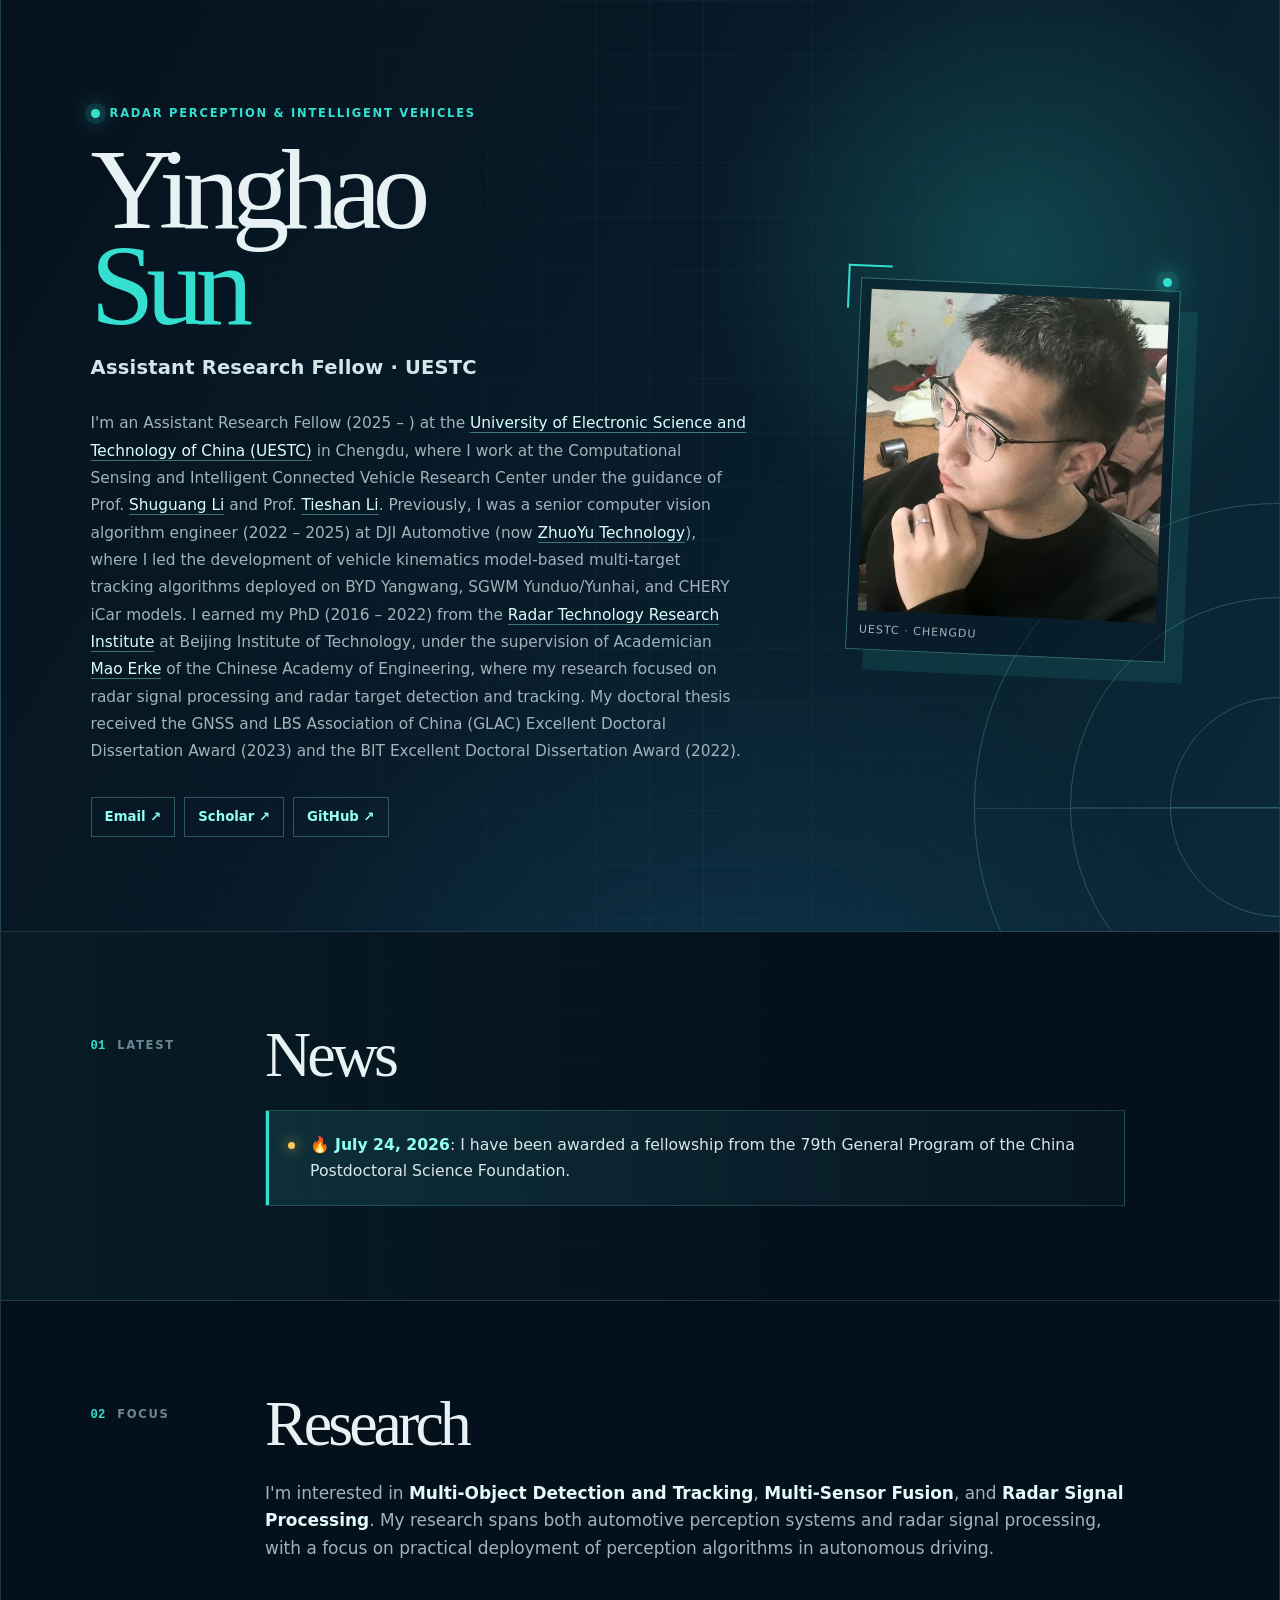
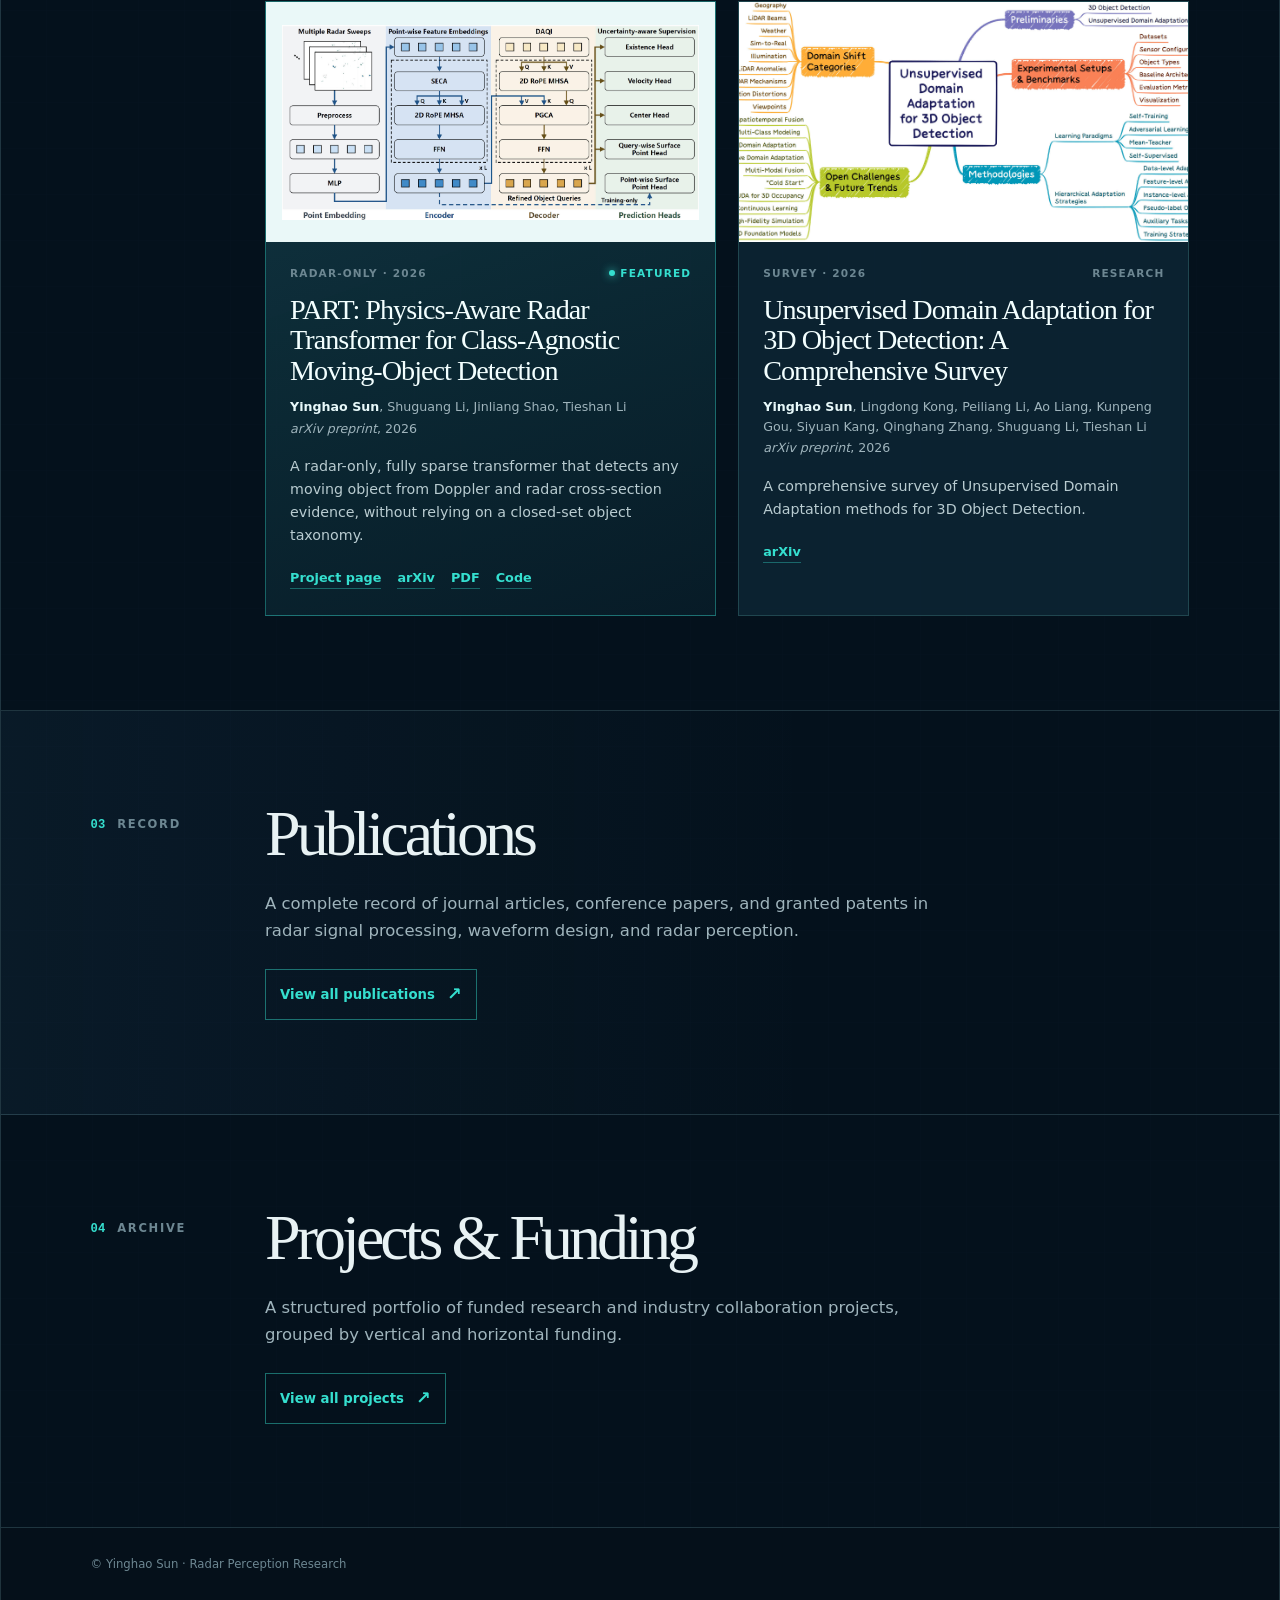
<file: index.html>
<!doctype html>
<html lang="en">
  <head>
    <meta charset="utf-8">
    <meta name="viewport" content="width=device-width, initial-scale=1">
    <meta name="author" content="Yinghao Sun">
    <meta name="description" content="Yinghao Sun — radar perception, multi-object detection and tracking, and multi-sensor fusion.">
    <meta name="theme-color" content="#06131f">
    <title>Yinghao Sun · Radar Perception Research</title>
    <link rel="shortcut icon" href="images/favicon/favicon.ico" type="image/x-icon">
    <link rel="stylesheet" type="text/css" href="stylesheet.css">
  </head>

  <body>
    <div class="site-shell">
      <header class="site-hero" id="top">
        <div class="hero-grid">
          <div class="hero-copy">
            <p class="hero-kicker"><span></span> Radar Perception &amp; Intelligent Vehicles</p>
            <h1>Yinghao<br><em>Sun</em></h1>
            <p class="hero-role">Assistant Research Fellow · UESTC</p>
            <p class="hero-bio">I'm an Assistant Research Fellow (2025 &ndash; ) at the <a href="https://www.auto.uestc.edu.cn/info/1093/7544.htm">University of Electronic Science and Technology of China (UESTC)</a> in Chengdu, where I work at the Computational Sensing and Intelligent Connected Vehicle Research Center under the guidance of Prof. <a href="https://www.auto.uestc.edu.cn/info/1161/4486.htm">Shuguang Li</a> and Prof. <a href="https://www.auto.uestc.edu.cn/info/1091/4165.htm">Tieshan Li</a>. Previously, I was a senior computer vision algorithm engineer (2022 &ndash; 2025) at DJI Automotive (now <a href="https://www.zyt.com/">ZhuoYu Technology</a>), where I led the development of vehicle kinematics model-based multi-target tracking algorithms deployed on BYD Yangwang, SGWM Yunduo/Yunhai, and CHERY iCar models. I earned my PhD (2016 &ndash; 2022) from the <a href="https://radar.bit.edu.cn/">Radar Technology Research Institute</a> at Beijing Institute of Technology, under the supervision of Academician <a href="https://sie.bit.edu.cn/szdw/jsfc/38834ab27cd24e8d91252f27989d8024.htm">Mao Erke</a> of the Chinese Academy of Engineering, where my research focused on radar signal processing and radar target detection and tracking. My doctoral thesis received the GNSS and LBS Association of China (GLAC) Excellent Doctoral Dissertation Award (2023) and the BIT Excellent Doctoral Dissertation Award (2022).</p>
            <div class="hero-links" aria-label="Professional links">
              <a href="mailto:sunyinghao@uestc.edu.cn">Email <span aria-hidden="true">↗</span></a>
              <a href="https://scholar.google.com/citations?hl=en&amp;user=sunyinghao">Scholar <span aria-hidden="true">↗</span></a>
              <a href="https://github.com/sunyinghao-uestc/">GitHub <span aria-hidden="true">↗</span></a>
            </div>
          </div>

          <div class="hero-visual" aria-label="Portrait of Yinghao Sun">
            <div class="radar-field" aria-hidden="true">
              <span class="radar-ring ring-one"></span>
              <span class="radar-ring ring-two"></span>
              <span class="radar-ring ring-three"></span>
              <span class="signal signal-one"></span>
              <span class="signal signal-two"></span>
              <span class="signal signal-three"></span>
            </div>
            <figure class="portrait-card">
              <img src="images/YinghaoSun.jpg" alt="Yinghao Sun">
              <figcaption><span>UESTC · Chengdu</span></figcaption>
            </figure>
          </div>
        </div>
      </header>

      <main class="site-main">
        <section class="content-section news-section" id="news" aria-labelledby="news-heading">
          <div class="section-label"><span>01</span><p>Latest</p></div>
          <div class="section-content">
            <h2 id="news-heading">News</h2>
            <ul class="news-timeline">
              <li><span class="news-dot" aria-hidden="true"></span><p>🔥 <time datetime="2026-07-24">July 24, 2026</time>: I have been awarded a fellowship from the 79th General Program of the China Postdoctoral Science Foundation.</p></li>
            </ul>
          </div>
        </section>

        <section class="content-section research-section" id="research" aria-labelledby="research-heading">
          <div class="section-label"><span>02</span><p>Focus</p></div>
          <div class="section-content">
            <h2 id="research-heading">Research</h2>
            <p class="research-intro">I'm interested in <strong>Multi-Object Detection and Tracking</strong>, <strong>Multi-Sensor Fusion</strong>, and <strong>Radar Signal Processing</strong>. My research spans both automotive perception systems and radar signal processing, with a focus on practical deployment of perception algorithms in autonomous driving.</p>

            <div class="research-grid">
              <article class="project-card featured-project">
                <a class="card-image" href="part/" aria-label="Open the PART project page">
                  <img src="research/part/assets/architecture.jpg" alt="PART architecture overview">
                  <span class="card-image-overlay">Open project <b aria-hidden="true">↗</b></span>
                </a>
                <div class="card-content">
                  <div class="card-meta"><span>Radar-only · 2026</span><span class="status-dot">Featured</span></div>
                  <h3><a href="part/">PART: Physics-Aware Radar Transformer for Class-Agnostic Moving-Object Detection</a></h3>
                  <p class="authors"><strong>Yinghao Sun</strong>, Shuguang Li, Jinliang Shao, Tieshan Li</p>
                  <p class="venue"><em>arXiv preprint</em>, 2026</p>
                  <p class="card-summary">A radar-only, fully sparse transformer that detects any moving object from Doppler and radar cross-section evidence, without relying on a closed-set object taxonomy.</p>
                  <div class="card-links">
                    <a href="part/">Project page</a>
                    <a href="https://arxiv.org/abs/2609.02289">arXiv</a>
                    <a href="https://arxiv.org/pdf/2609.02289">PDF</a>
                    <a href="https://github.com/sunyinghao-uestc/PART">Code</a>
                  </div>
                </div>
              </article>

              <article class="project-card">
                <a class="card-image" href="#" aria-label="Unsupervised Domain Adaptation for 3D Object Detection survey">
                  <img src="images/overview.jpg" alt="Overview illustration for an unsupervised domain adaptation survey">
                  <span class="card-image-overlay">Paper link <b aria-hidden="true">↗</b></span>
                </a>
                <div class="card-content">
                  <div class="card-meta"><span>Survey · 2026</span><span>Research</span></div>
                  <h3><a href="#">Unsupervised Domain Adaptation for 3D Object Detection: A Comprehensive Survey</a></h3>
                  <p class="authors"><strong>Yinghao Sun</strong>, Lingdong Kong, Peiliang Li, Ao Liang, Kunpeng Gou, Siyuan Kang, Qinghang Zhang, Shuguang Li, Tieshan Li</p>
                  <p class="venue"><em>arXiv preprint</em>, 2026</p>
                  <p class="card-summary">A comprehensive survey of Unsupervised Domain Adaptation methods for 3D Object Detection.</p>
                  <div class="card-links"><a href="#">arXiv</a></div>
                </div>
              </article>
            </div>
          </div>
        </section>

        <section class="content-section publications-section" id="publications" aria-labelledby="publications-heading">
          <div class="section-label"><span>03</span><p>Record</p></div>
          <div class="section-content">
            <h2 id="publications-heading">Publications</h2>
            <p class="publications-intro">A complete record of journal articles, conference papers, and granted patents in radar signal processing, waveform design, and radar perception.</p>
            <a class="publications-link" href="publications/">View all publications <span aria-hidden="true">↗</span></a>
          </div>
        </section>

        <section class="content-section projects-section" id="projects" aria-labelledby="projects-heading">
          <div class="section-label"><span>04</span><p>Archive</p></div>
          <div class="section-content">
            <h2 id="projects-heading">Projects &amp; Funding</h2>
            <p class="publications-intro">A structured portfolio of funded research and industry collaboration projects, grouped by vertical and horizontal funding.</p>
            <a class="publications-link" href="projects/">View all projects <span aria-hidden="true">↗</span></a>
          </div>
        </section>
      </main>

      <footer class="site-footer">
        <p>© Yinghao Sun · Radar Perception Research</p>
      </footer>
    </div>
  </body>
</html>
</file>
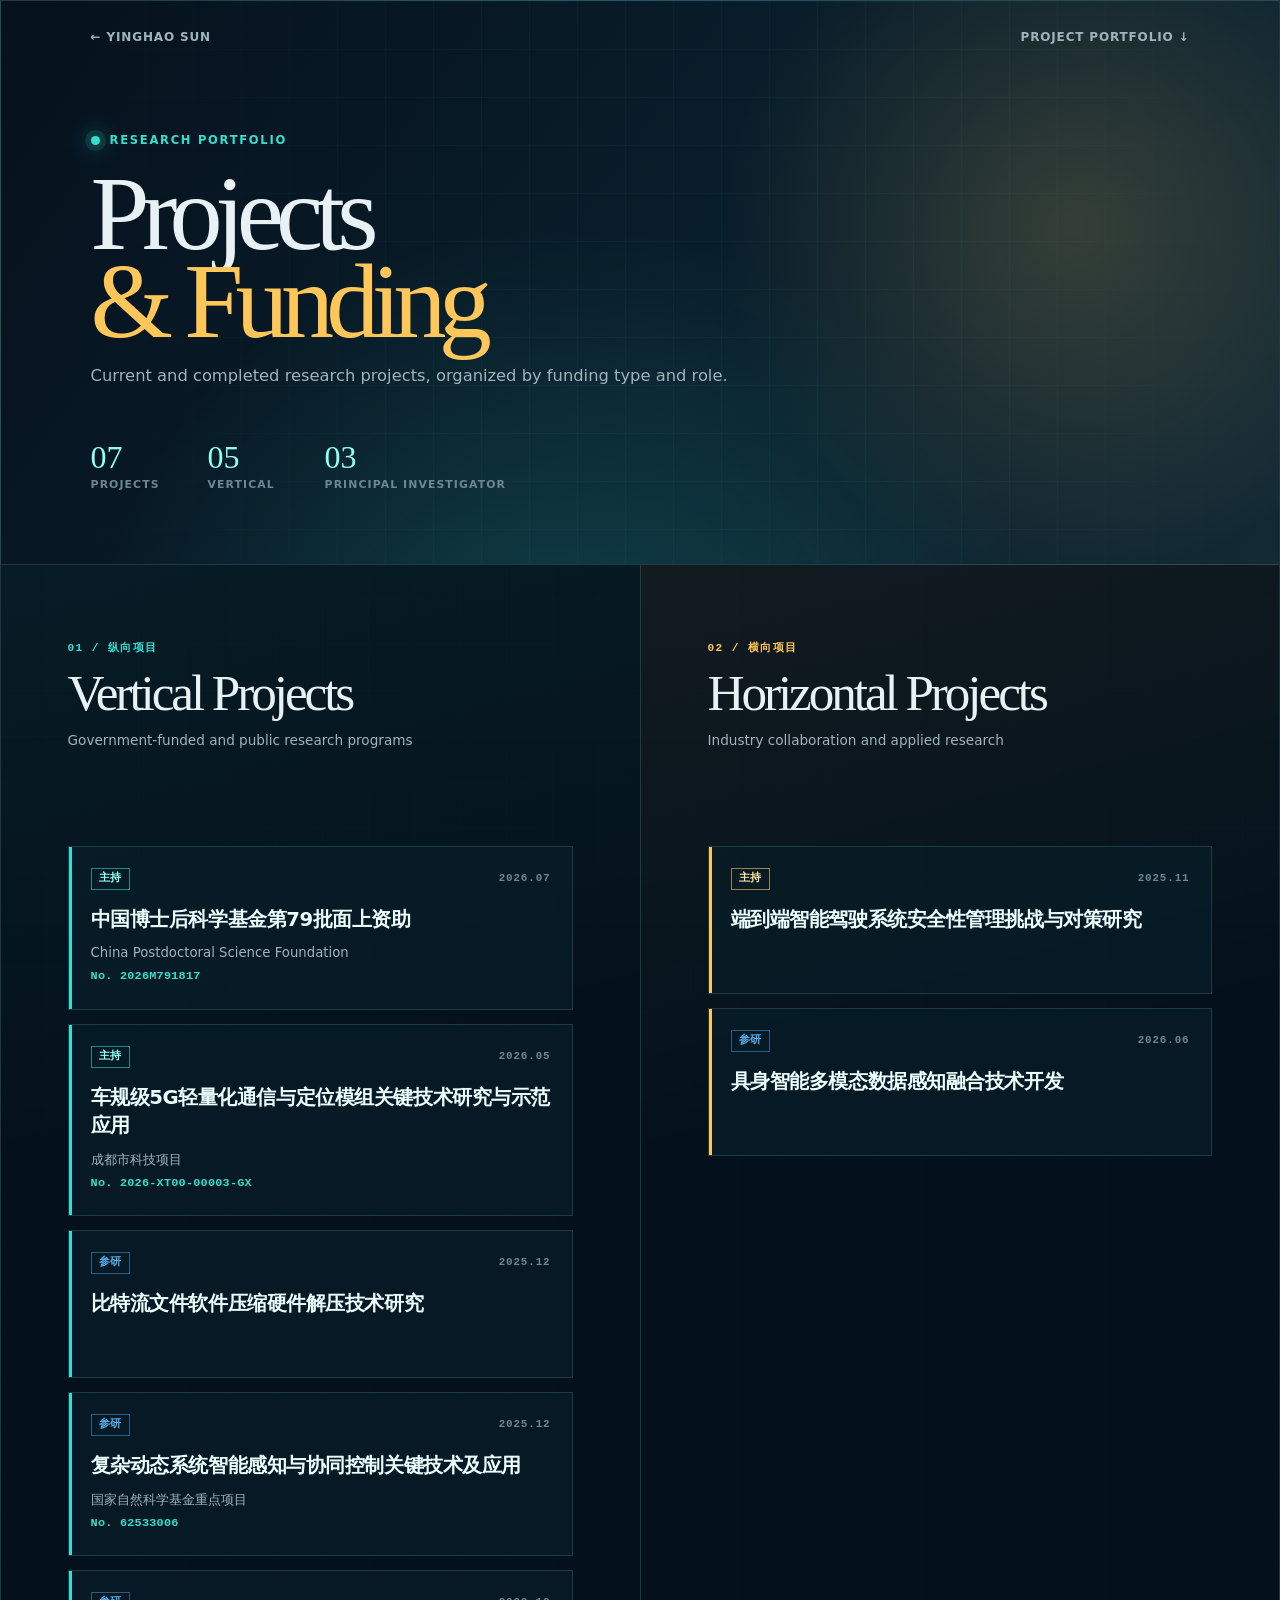
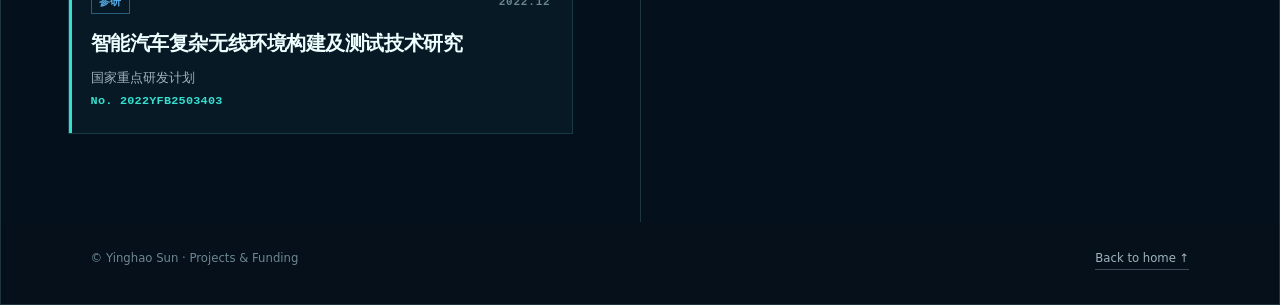
<file: projects/index.html>
<!doctype html>
<html lang="en">
  <head>
    <meta charset="utf-8">
    <meta name="viewport" content="width=device-width, initial-scale=1">
    <meta name="author" content="Yinghao Sun">
    <meta name="description" content="Research projects led by and contributed to by Yinghao Sun.">
    <meta name="theme-color" content="#06131f">
    <title>Projects · Yinghao Sun</title>
    <link rel="shortcut icon" href="../images/favicon/favicon.ico" type="image/x-icon">
    <link rel="stylesheet" href="../stylesheet.css">
    <link rel="stylesheet" href="projects.css">
  </head>

  <body>
    <div class="projects-shell">
      <header class="projects-hero">
        <nav class="projects-nav" aria-label="Page navigation">
          <a href="../">← Yinghao Sun</a>
          <a href="#vertical-projects">Project portfolio ↓</a>
        </nav>
        <div class="projects-heading">
          <p class="hero-kicker"><span></span> Research portfolio</p>
          <h1>Projects<br><em>&amp; Funding</em></h1>
          <p>Current and completed research projects, organized by funding type and role.</p>
        </div>
        <dl class="project-stats">
          <div><dt>07</dt><dd>Projects</dd></div>
          <div><dt>05</dt><dd>Vertical</dd></div>
          <div><dt>03</dt><dd>Principal investigator</dd></div>
        </dl>
      </header>

      <main class="projects-main">
        <section class="projects-grid" aria-label="Projects by funding type">
          <section class="project-column vertical-column" id="vertical-projects" aria-labelledby="vertical-heading">
            <header class="project-column-heading">
              <p>01 / 纵向项目</p>
              <h2 id="vertical-heading">Vertical Projects</h2>
              <span>Government-funded and public research programs</span>
            </header>

            <div class="project-list">
              <article class="project-item" data-project-type="vertical" lang="zh-CN">
                <div class="project-item-meta"><span class="project-role lead">主持</span><time datetime="2026-07">2026.07</time></div>
                <h3>中国博士后科学基金第79批面上资助</h3>
                <p class="project-funder">China Postdoctoral Science Foundation</p>
                <p class="project-number">No. 2026M791817</p>
              </article>

              <article class="project-item" data-project-type="vertical" lang="zh-CN">
                <div class="project-item-meta"><span class="project-role lead">主持</span><time datetime="2026-05">2026.05</time></div>
                <h3>车规级5G轻量化通信与定位模组关键技术研究与示范应用</h3>
                <p class="project-funder">成都市科技项目</p>
                <p class="project-number">No. 2026-XT00-00003-GX</p>
              </article>

              <article class="project-item" data-project-type="vertical" lang="zh-CN">
                <div class="project-item-meta"><span class="project-role">参研</span><time datetime="2025-12">2025.12</time></div>
                <h3>比特流文件软件压缩硬件解压技术研究</h3>
              </article>

              <article class="project-item" data-project-type="vertical" lang="zh-CN">
                <div class="project-item-meta"><span class="project-role">参研</span><time datetime="2025-12">2025.12</time></div>
                <h3>复杂动态系统智能感知与协同控制关键技术及应用</h3>
                <p class="project-funder">国家自然科学基金重点项目</p>
                <p class="project-number">No. 62533006</p>
              </article>

              <article class="project-item" data-project-type="vertical" lang="zh-CN">
                <div class="project-item-meta"><span class="project-role">参研</span><time datetime="2022-12">2022.12</time></div>
                <h3>智能汽车复杂无线环境构建及测试技术研究</h3>
                <p class="project-funder">国家重点研发计划</p>
                <p class="project-number">No. 2022YFB2503403</p>
              </article>
            </div>
          </section>

          <section class="project-column horizontal-column" id="horizontal-projects" aria-labelledby="horizontal-heading">
            <header class="project-column-heading">
              <p>02 / 横向项目</p>
              <h2 id="horizontal-heading">Horizontal Projects</h2>
              <span>Industry collaboration and applied research</span>
            </header>

            <div class="project-list">
              <article class="project-item" data-project-type="horizontal" lang="zh-CN">
                <div class="project-item-meta"><span class="project-role lead">主持</span><time datetime="2025-11">2025.11</time></div>
                <h3>端到端智能驾驶系统安全性管理挑战与对策研究</h3>
              </article>

              <article class="project-item" data-project-type="horizontal" lang="zh-CN">
                <div class="project-item-meta"><span class="project-role">参研</span><time datetime="2026-06">2026.06</time></div>
                <h3>具身智能多模态数据感知融合技术开发</h3>
              </article>
            </div>
          </section>
        </section>
      </main>

      <footer class="projects-footer">
        <p>© Yinghao Sun · Projects &amp; Funding</p>
        <a href="../">Back to home ↑</a>
      </footer>
    </div>
  </body>
</html>
</file>
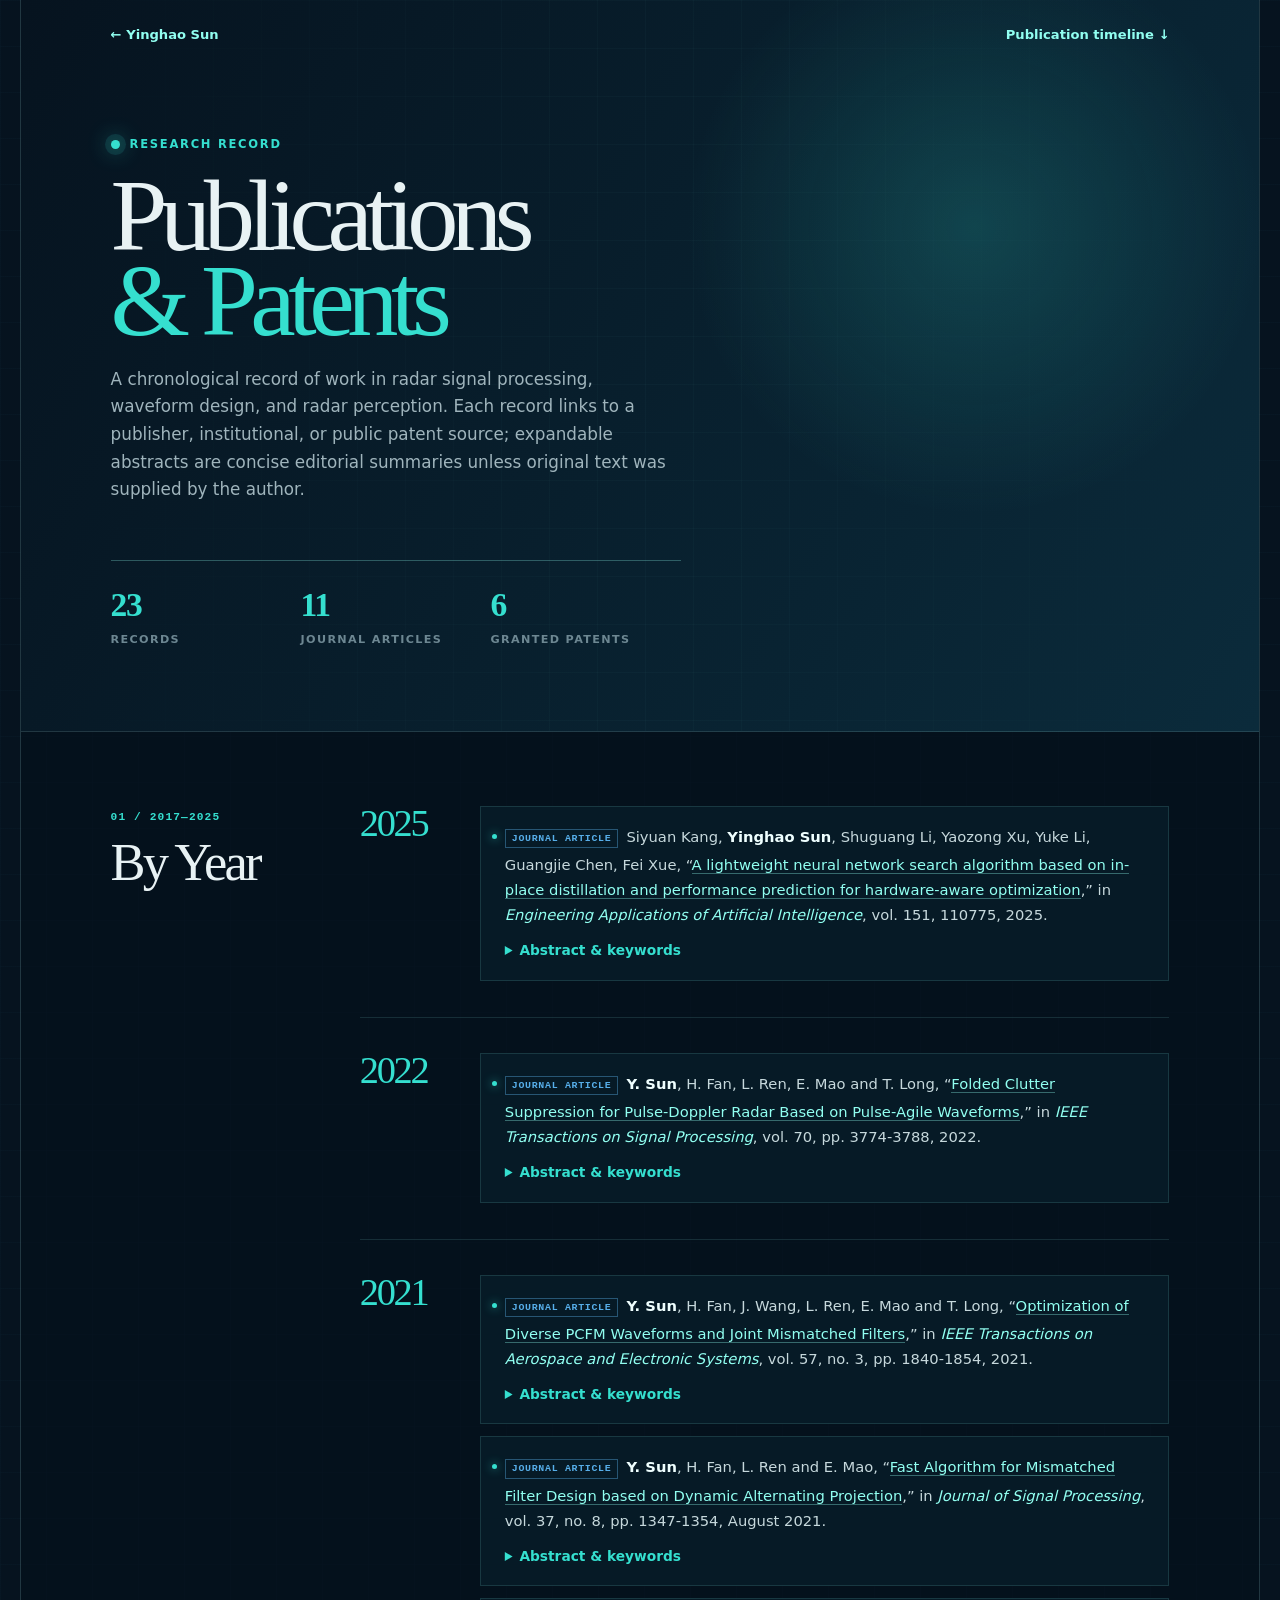
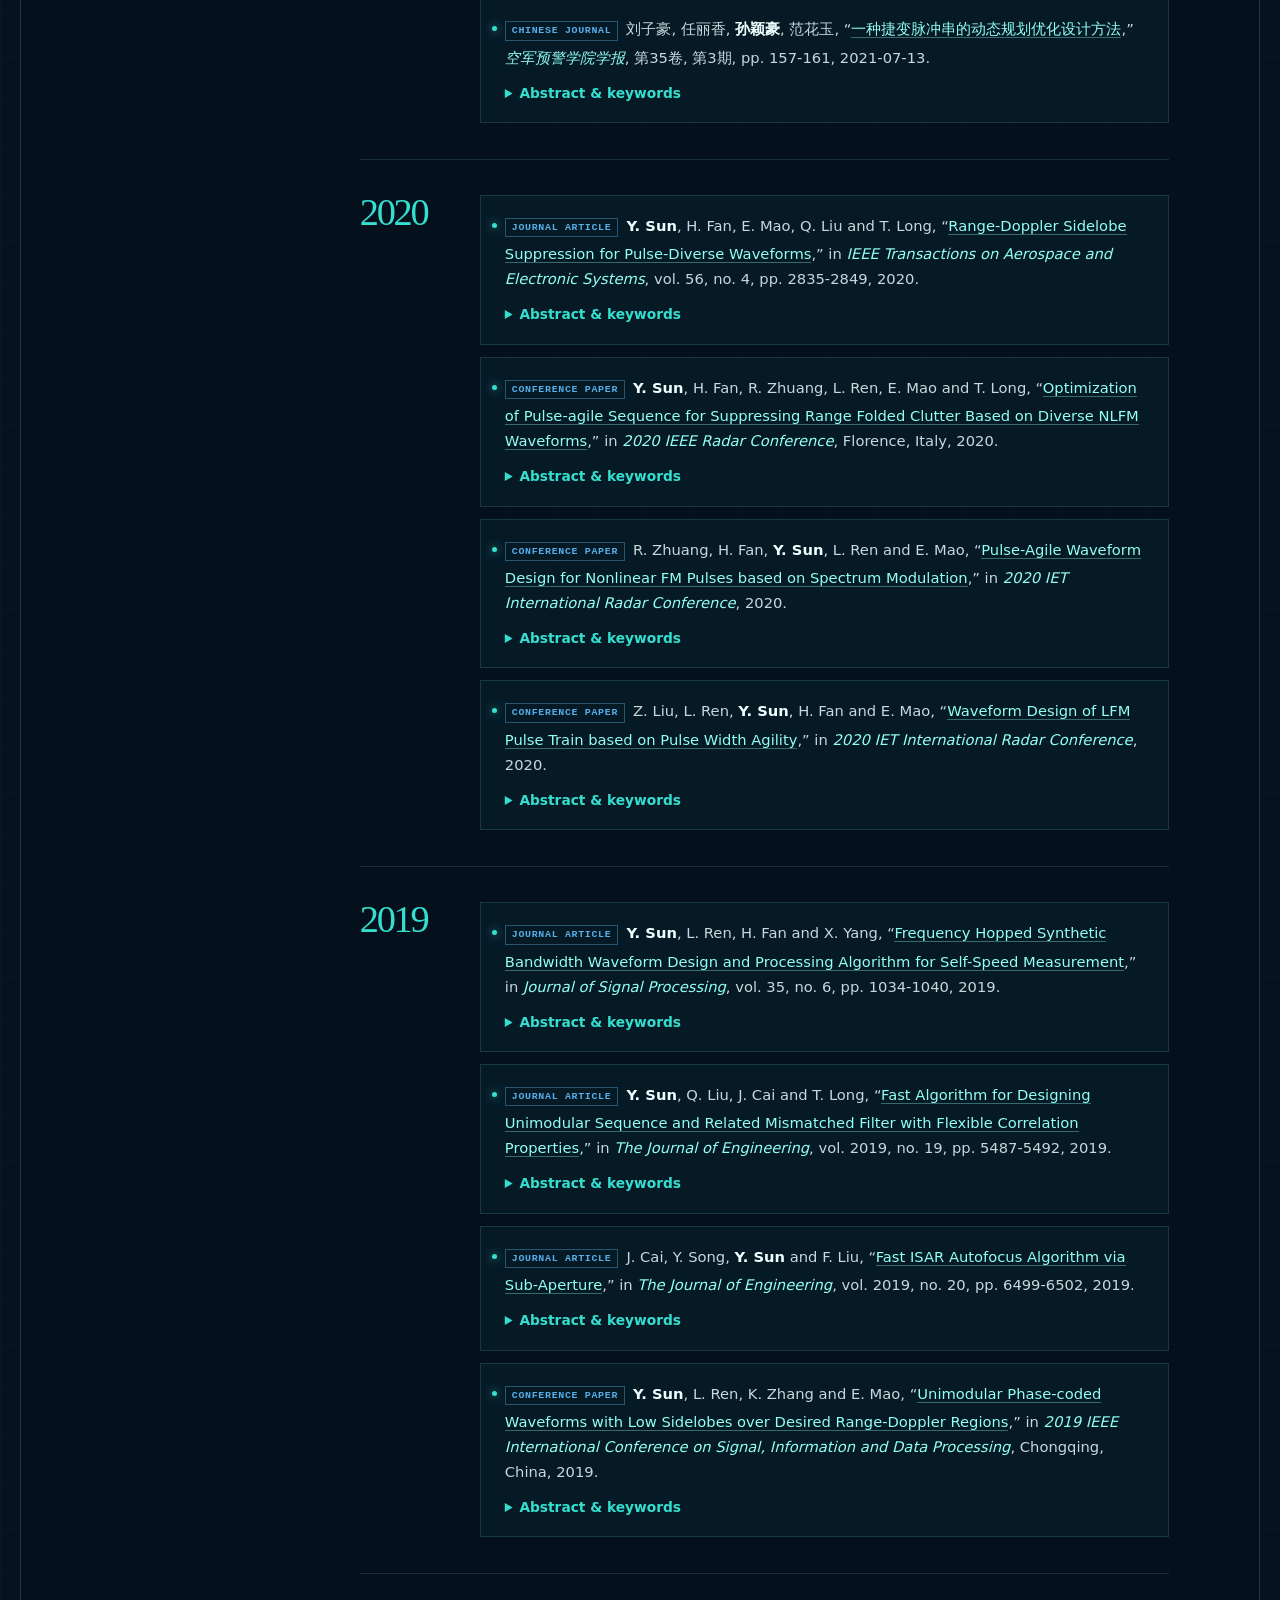
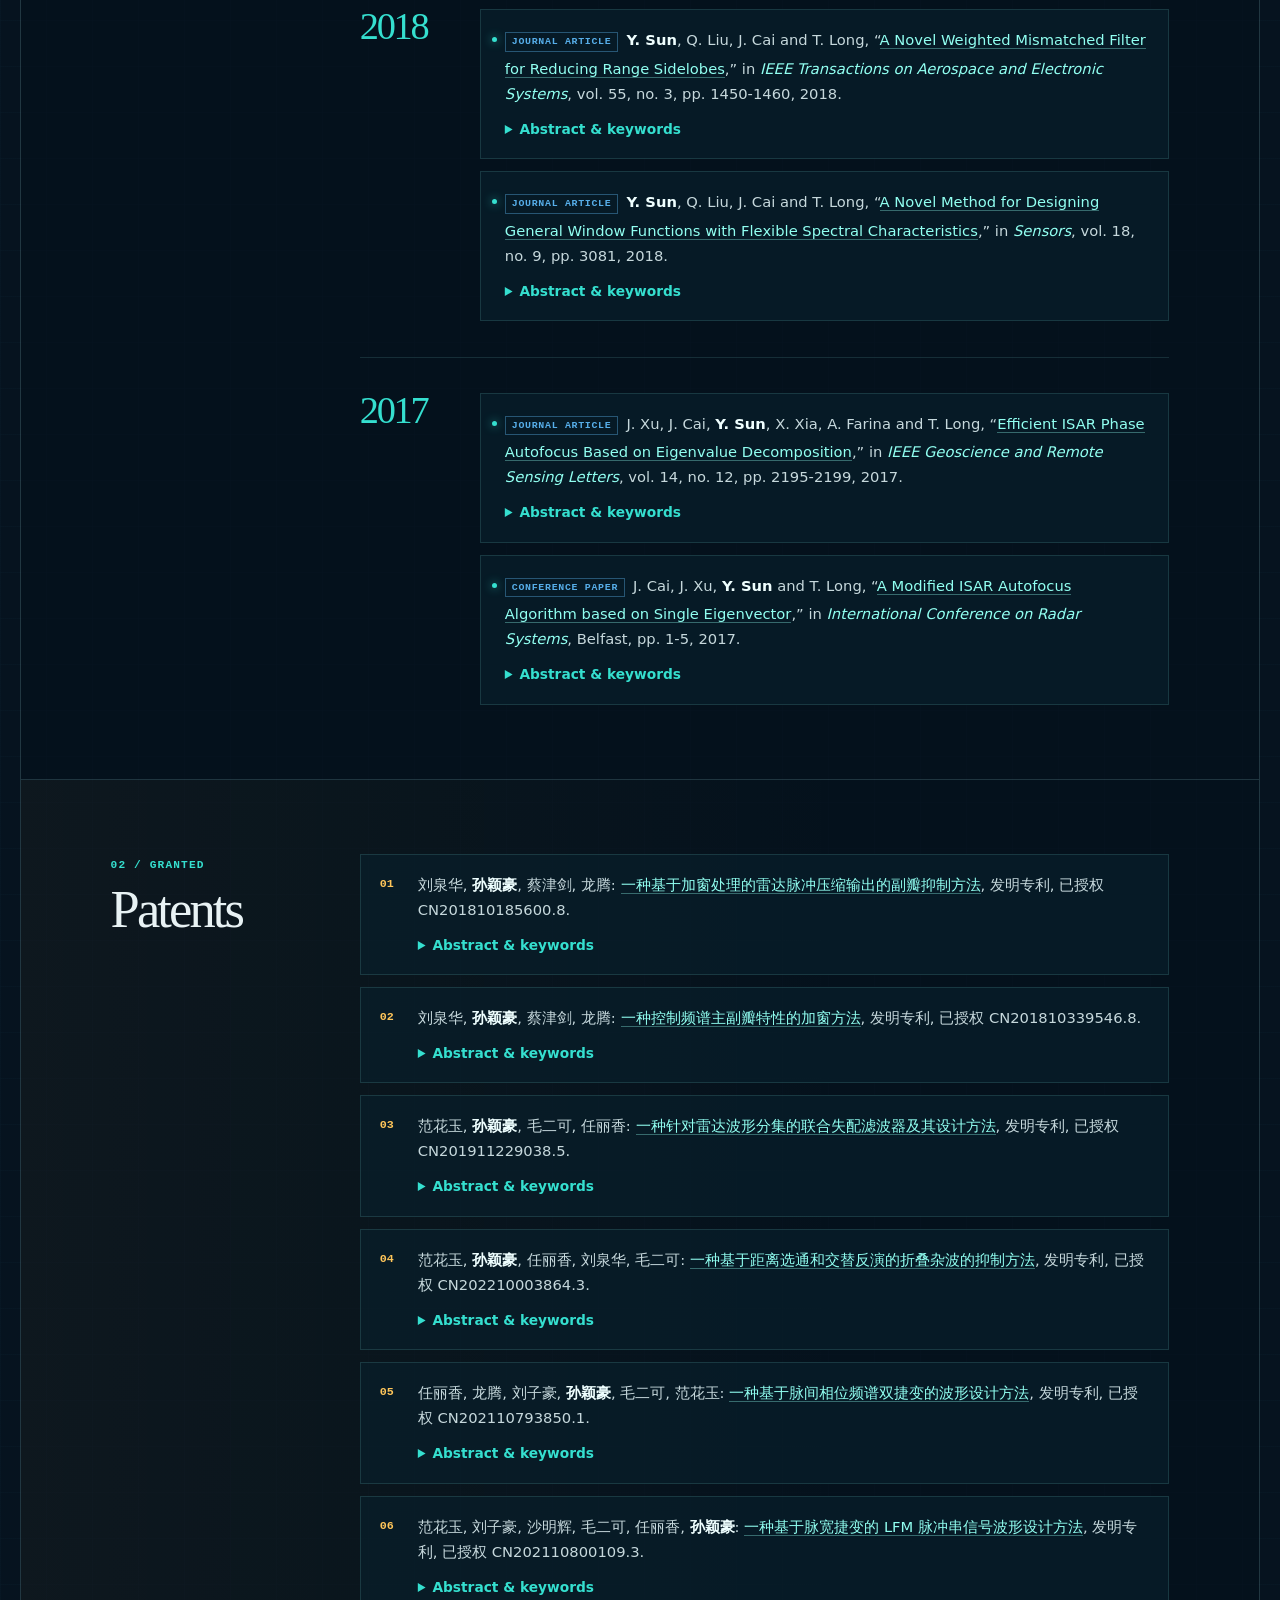
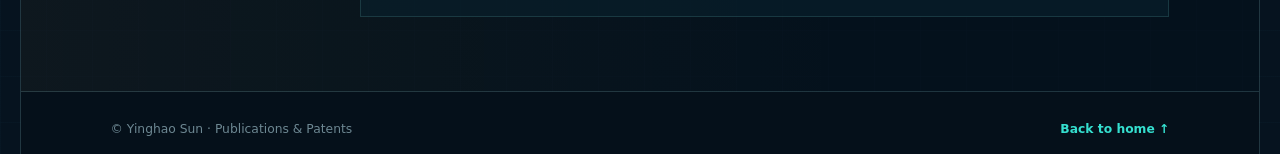
<file: publications/index.html>
<!doctype html>
<html lang="en">
  <head>
    <meta charset="utf-8">
    <meta name="viewport" content="width=device-width, initial-scale=1">
    <meta name="author" content="Yinghao Sun">
    <meta name="description" content="Publications and patents by Yinghao Sun.">
    <meta name="theme-color" content="#06131f">
    <title>Publications · Yinghao Sun</title>
    <link rel="shortcut icon" href="../images/favicon/favicon.ico" type="image/x-icon">
    <link rel="stylesheet" href="../stylesheet.css">
    <link rel="stylesheet" href="publications.css">
  </head>

  <body>
    <div class="publications-shell">
      <header class="publications-hero">
        <nav class="publications-nav" aria-label="Page navigation">
          <a href="../">← Yinghao Sun</a>
          <a href="#year-2025">Publication timeline ↓</a>
        </nav>
        <div class="publications-heading">
          <p class="hero-kicker"><span></span> Research record</p>
          <h1>Publications<br><em>&amp; Patents</em></h1>
          <p>A chronological record of work in radar signal processing, waveform design, and radar perception. Each record links to a publisher, institutional, or public patent source; expandable abstracts are concise editorial summaries unless original text was supplied by the author.</p>
        </div>
        <dl class="publication-stats">
          <div><dt>23</dt><dd>Records</dd></div>
          <div><dt>11</dt><dd>Journal articles</dd></div>
          <div><dt>6</dt><dd>Granted patents</dd></div>
        </dl>
      </header>

      <main class="publications-main">
        <section class="publication-category timeline-category" aria-labelledby="timeline-heading">
          <header class="category-heading">
            <p>01 / 2017—2025</p>
            <h2 id="timeline-heading">By Year</h2>
          </header>

          <div class="year-groups">
            <section class="year-block" id="year-2025" aria-labelledby="year-2025-heading">
              <h3 id="year-2025-heading">2025</h3>
              <ol class="publications-list">
                <li class="publication-item"><span class="publication-type">Journal article</span>Siyuan Kang, <strong>Yinghao Sun</strong>, Shuguang Li, Yaozong Xu, Yuke Li, Guangjie Chen, Fei Xue, “<a href="https://doi.org/10.1016/j.engappai.2025.110775" target="_blank" rel="noopener noreferrer">A lightweight neural network search algorithm based on in-place distillation and performance prediction for hardware-aware optimization</a>,” in <em>Engineering Applications of Artificial Intelligence</em>, vol. 151, 110775, 2025.<details class="publication-details"><summary>Abstract &amp; keywords</summary><p><b>Abstract:</b> Due to the limited computing resources of edge devices, traditional object detection algorithms struggle to meet the efficiency and accuracy requirements of autonomous driving. Consequently, designing a neural network model that balances hardware resource requirements, operating speed, and accuracy is crucial. To address this, by integrating algorithm with hardware characteristics, we propose a lightweight neural network architecture search algorithm based on in-place distillation and performance predictor (LNIP). Initially, we focus on optimizing the operators of the you only look once version 8 nano (YOLOv8n) and dynamically adjust its network structure. Then, we trained a super-network using a progressive shrinking strategy, the sandwich rule, and in-place distillation. Subsequently, we employed a Gaussian process to model the relationship between network architecture and accuracy, utilizing encoding methods and custom kernel function to develop high-performance predictor. Finally, during the search process, we introduce a reward function based on Pareto optimality to balance the performance of the model with hardware constraints. Building upon this foundation, we design an efficient search algorithm based on the performance predictor to progressively explore the optimal network structure tailored to hardware characteristics. We compared our lightweight network with state-of-the-art methods on the BDD100K, COCO, and PASCAL VOC datasets and deployed it on the Black Sesame A1000 and NVIDIA Xavier for comprehensive evaluation. On the NVIDIA Xavier, the lightweight network achieves a latency of 11.81 ms and an edge precision of 46.1%. These experimental results demonstrate that our method outperforms existing methods in balancing hardware constraints and model performance.</p><p><b>Keywords:</b> Neural network architecture search; Performance predictor; Pareto optimality; In-place distillation; Object detection.</p></details></li>
              </ol>
            </section>

            <section class="year-block" id="year-2022" aria-labelledby="year-2022-heading">
              <h3 id="year-2022-heading">2022</h3>
              <ol class="publications-list">
                <li class="publication-item"><span class="publication-type">Journal article</span><strong>Y. Sun</strong>, H. Fan, L. Ren, E. Mao and T. Long, “<a href="https://doi.org/10.1109/TSP.2022.3190626" target="_blank" rel="noopener noreferrer">Folded Clutter Suppression for Pulse-Doppler Radar Based on Pulse-Agile Waveforms</a>,” in <em>IEEE Transactions on Signal Processing</em>, vol. 70, pp. 3774-3788, 2022.<details class="publication-details"><summary>Abstract &amp; keywords</summary><p><b>Abstract:</b> The work develops alternating-projection algorithms in the range-Doppler and space-Doppler domains to suppress folded clutter and resolve range ambiguities in pulse-Doppler radar using pulse-agile waveforms.</p><p><b>Keywords:</b> Pulse-Doppler radar; pulse agility; folded clutter; range ambiguity; alternating projection.</p></details></li>
              </ol>
            </section>

            <section class="year-block" id="year-2021" aria-labelledby="year-2021-heading">
              <h3 id="year-2021-heading">2021</h3>
              <ol class="publications-list">
                <li class="publication-item"><span class="publication-type">Journal article</span><strong>Y. Sun</strong>, H. Fan, J. Wang, L. Ren, E. Mao and T. Long, “<a href="https://doi.org/10.1109/TAES.2021.3053105" target="_blank" rel="noopener noreferrer">Optimization of Diverse PCFM Waveforms and Joint Mismatched Filters</a>,” in <em>IEEE Transactions on Aerospace and Electronic Systems</em>, vol. 57, no. 3, pp. 1840-1854, 2021.<details class="publication-details"><summary>Abstract &amp; keywords</summary><p><b>Abstract:</b> This study jointly optimizes diverse phase-coded frequency-modulation waveforms and their mismatched filters, seeking lower range sidelobes while preserving useful pulse-compression performance.</p><p><b>Keywords:</b> PCFM waveform; waveform diversity; joint design; mismatched filter; range sidelobes.</p></details></li>
                <li class="publication-item"><span class="publication-type">Journal article</span><strong>Y. Sun</strong>, H. Fan, L. Ren and E. Mao, “<a href="https://pure.bit.edu.cn/en/publications/%E5%9F%BA%E4%BA%8E%E5%8A%A8%E6%80%81%E4%BA%A4%E6%9B%BF%E6%8A%95%E5%BD%B1%E7%9A%84%E5%A4%B1%E9%85%8D%E6%BB%A4%E6%B3%A2%E5%99%A8%E5%BF%AB%E9%80%9F%E8%AE%BE%E8%AE%A1%E7%AE%97%E6%B3%95/#" target="_blank" rel="noopener noreferrer">Fast Algorithm for Mismatched Filter Design based on Dynamic Alternating Projection</a>,” in <em>Journal of Signal Processing</em>, vol. 37, no. 8, pp. 1347-1354, August 2021.<details class="publication-details"><summary>Abstract &amp; keywords</summary><p><b>Abstract:</b> A dynamic alternating-projection procedure is presented for efficient mismatched-filter design, targeting practical sidelobe control with a fast iterative computation.</p><p><b>Keywords:</b> Mismatched filter; dynamic alternating projection; radar pulse compression; sidelobe suppression.</p></details></li>
                <li class="publication-item"><span class="publication-type">Chinese journal</span>刘子豪, 任丽香, <strong>孙颖豪</strong>, 范花玉, “<a href="https://www.zhizhen.com/s?sw=&amp;mags=7a0cee5deace354a887e5479f19d0d92&amp;sectyear=2021&amp;issue=%E7%AC%AC3%E6%9C%9F&amp;volume=&amp;isort=19" target="_blank" rel="noopener noreferrer">一种捷变脉冲串的动态规划优化设计方法</a>,” <em>空军预警学院学报</em>, 第35卷, 第3期, pp. 157-161, 2021-07-13.<details class="publication-details"><summary>Abstract &amp; keywords</summary><p><b>摘要：</b>本文将动态规划用于捷变脉冲串的优化设计，以高效搜索满足波形设计要求的脉冲序列。</p><p><b>关键词：</b>捷变脉冲串；动态规划；波形优化；雷达信号处理。</p></details></li>
              </ol>
            </section>

            <section class="year-block" id="year-2020" aria-labelledby="year-2020-heading">
              <h3 id="year-2020-heading">2020</h3>
              <ol class="publications-list">
                <li class="publication-item"><span class="publication-type">Journal article</span><strong>Y. Sun</strong>, H. Fan, E. Mao, Q. Liu and T. Long, “<a href="https://doi.org/10.1109/TAES.2019.2954152" target="_blank" rel="noopener noreferrer">Range-Doppler Sidelobe Suppression for Pulse-Diverse Waveforms</a>,” in <em>IEEE Transactions on Aerospace and Electronic Systems</em>, vol. 56, no. 4, pp. 2835-2849, 2020.<details class="publication-details"><summary>Abstract &amp; keywords</summary><p><b>Abstract:</b> The paper introduces a Doppler-tuned matched-filter formulation and a two-dimensional mismatched filter for suppressing range-Doppler sidelobes in pulse-diverse radar, with constraints on SNR loss and mainlobe width.</p><p><b>Keywords:</b> Pulse diversity; range-Doppler sidelobes; two-dimensional mismatched filter; pulse-Doppler radar; SNR loss.</p></details></li>
                <li class="publication-item"><span class="publication-type">Conference paper</span><strong>Y. Sun</strong>, H. Fan, R. Zhuang, L. Ren, E. Mao and T. Long, “<a href="https://doi.org/10.1109/RadarConf2043947.2020.9266559" target="_blank" rel="noopener noreferrer">Optimization of Pulse-agile Sequence for Suppressing Range Folded Clutter Based on Diverse NLFM Waveforms</a>,” in <em>2020 IEEE Radar Conference</em>, Florence, Italy, 2020.<details class="publication-details"><summary>Abstract &amp; keywords</summary><p><b>Abstract:</b> This conference paper optimizes a pulse-agile sequence built from diverse nonlinear-FM waveforms to reduce range-folded clutter in radar processing.</p><p><b>Keywords:</b> Pulse agility; nonlinear FM; folded clutter; sequence optimization; radar waveform diversity.</p></details></li>
                <li class="publication-item"><span class="publication-type">Conference paper</span>R. Zhuang, H. Fan, <strong>Y. Sun</strong>, L. Ren and E. Mao, “<a href="https://doi.org/10.1049/icp.2021.0700" target="_blank" rel="noopener noreferrer">Pulse-Agile Waveform Design for Nonlinear FM Pulses based on Spectrum Modulation</a>,” in <em>2020 IET International Radar Conference</em>, 2020.<details class="publication-details"><summary>Abstract &amp; keywords</summary><p><b>Abstract:</b> The work designs a pulse-agile nonlinear-FM waveform family through spectrum modulation, providing waveform diversity for radar transmission and processing.</p><p><b>Keywords:</b> Nonlinear FM; spectrum modulation; pulse agility; radar waveform design.</p></details></li>
                <li class="publication-item"><span class="publication-type">Conference paper</span>Z. Liu, L. Ren, <strong>Y. Sun</strong>, H. Fan and E. Mao, “<a href="https://doi.org/10.1049/icp.2021.0701" target="_blank" rel="noopener noreferrer">Waveform Design of LFM Pulse Train based on Pulse Width Agility</a>,” in <em>2020 IET International Radar Conference</em>, 2020.<details class="publication-details"><summary>Abstract &amp; keywords</summary><p><b>Abstract:</b> This paper investigates a linear-FM pulse-train design in which pulse width is varied across pulses to provide waveform agility.</p><p><b>Keywords:</b> Linear FM; pulse train; pulse-width agility; radar waveform design.</p></details></li>
              </ol>
            </section>

            <section class="year-block" id="year-2019" aria-labelledby="year-2019-heading">
              <h3 id="year-2019-heading">2019</h3>
              <ol class="publications-list">
                <li class="publication-item"><span class="publication-type">Journal article</span><strong>Y. Sun</strong>, L. Ren, H. Fan and X. Yang, “<a href="https://caod.oriprobe.com/issues/1915722/toc.htm" target="_blank" rel="noopener noreferrer">Frequency Hopped Synthetic Bandwidth Waveform Design and Processing Algorithm for Self-Speed Measurement</a>,” in <em>Journal of Signal Processing</em>, vol. 35, no. 6, pp. 1034-1040, 2019.<details class="publication-details"><summary>Abstract &amp; keywords</summary><p><b>Abstract:</b> This work considers the design and processing of frequency-hopped synthetic-bandwidth waveforms for radar self-speed measurement.</p><p><b>Keywords:</b> Frequency hopping; synthetic bandwidth; self-speed measurement; radar waveform; signal processing.</p></details></li>
                <li class="publication-item"><span class="publication-type">Journal article</span><strong>Y. Sun</strong>, Q. Liu, J. Cai and T. Long, “<a href="https://doi.org/10.1049/joe.2019.0309" target="_blank" rel="noopener noreferrer">Fast Algorithm for Designing Unimodular Sequence and Related Mismatched Filter with Flexible Correlation Properties</a>,” in <em>The Journal of Engineering</em>, vol. 2019, no. 19, pp. 5487-5492, 2019.<details class="publication-details"><summary>Abstract &amp; keywords</summary><p><b>Abstract:</b> The ISO-MMF method designs unimodular sequences and associated mismatched filters with controllable correlation sidelobes over selected regions, using a closed-form solution for efficient implementation.</p><p><b>Keywords:</b> Unimodular sequence; mismatched filter; correlation sidelobes; ISO-MMF; radar and sonar.</p></details></li>
                <li class="publication-item"><span class="publication-type">Journal article</span>J. Cai, Y. Song, <strong>Y. Sun</strong> and F. Liu, “<a href="https://doi.org/10.1049/joe.2019.0409" target="_blank" rel="noopener noreferrer">Fast ISAR Autofocus Algorithm via Sub-Aperture</a>,” in <em>The Journal of Engineering</em>, vol. 2019, no. 20, pp. 6499-6502, 2019.<details class="publication-details"><summary>Abstract &amp; keywords</summary><p><b>Abstract:</b> A sub-aperture EVD method divides a full ISAR aperture into partially overlapping segments, estimates phase error in each segment, and combines them to improve autofocus efficiency.</p><p><b>Keywords:</b> ISAR; phase autofocus; eigenvalue decomposition; sub-aperture; translational motion compensation.</p></details></li>
                <li class="publication-item"><span class="publication-type">Conference paper</span><strong>Y. Sun</strong>, L. Ren, K. Zhang and E. Mao, “<a href="https://doi.org/10.1109/ICSIDP47821.2019.9173043" target="_blank" rel="noopener noreferrer">Unimodular Phase-coded Waveforms with Low Sidelobes over Desired Range-Doppler Regions</a>,” in <em>2019 IEEE International Conference on Signal, Information and Data Processing</em>, Chongqing, China, 2019.<details class="publication-details"><summary>Abstract &amp; keywords</summary><p><b>Abstract:</b> The paper uses the ADAM optimization algorithm to design unimodular phase-coded waveforms whose ambiguity functions suppress sidelobes within prescribed range-Doppler regions.</p><p><b>Keywords:</b> Unimodular waveform; phase coding; ambiguity function; ADAM; range-Doppler sidelobes.</p></details></li>
              </ol>
            </section>

            <section class="year-block" id="year-2018" aria-labelledby="year-2018-heading">
              <h3 id="year-2018-heading">2018</h3>
              <ol class="publications-list">
                <li class="publication-item"><span class="publication-type">Journal article</span><strong>Y. Sun</strong>, Q. Liu, J. Cai and T. Long, “<a href="https://doi.org/10.1109/TAES.2018.2871479" target="_blank" rel="noopener noreferrer">A Novel Weighted Mismatched Filter for Reducing Range Sidelobes</a>,” in <em>IEEE Transactions on Aerospace and Electronic Systems</em>, vol. 55, no. 3, pp. 1450-1460, 2018.<details class="publication-details"><summary>Abstract &amp; keywords</summary><p><b>Abstract:</b> This work proposes a weighted mismatched-filter approach for reducing the range sidelobes of radar pulse-compression outputs while managing the associated signal-to-noise and mainlobe trade-offs.</p><p><b>Keywords:</b> Mismatched filter; weighted design; range sidelobes; pulse compression; radar waveform.</p></details></li>
                <li class="publication-item"><span class="publication-type">Journal article</span><strong>Y. Sun</strong>, Q. Liu, J. Cai and T. Long, “<a href="https://doi.org/10.3390/s18093081" target="_blank" rel="noopener noreferrer">A Novel Method for Designing General Window Functions with Flexible Spectral Characteristics</a>,” in <em>Sensors</em>, vol. 18, no. 9, pp. 3081, 2018.<details class="publication-details"><summary>Abstract &amp; keywords</summary><p><b>Abstract:</b> The ISO-CA method creates window functions with controllable mainlobe width, peak sidelobe level, sidelobe fall-off rate, and steerable sidelobes, and is evaluated with simulations and measured data.</p><p><b>Keywords:</b> Window function; spectral characteristics; mainlobe width; peak sidelobe level; steerable sidelobes.</p></details></li>
              </ol>
            </section>

            <section class="year-block" id="year-2017" aria-labelledby="year-2017-heading">
              <h3 id="year-2017-heading">2017</h3>
              <ol class="publications-list">
                <li class="publication-item"><span class="publication-type">Journal article</span>J. Xu, J. Cai, <strong>Y. Sun</strong>, X. Xia, A. Farina and T. Long, “<a href="https://doi.org/10.1109/LGRS.2017.2746758" target="_blank" rel="noopener noreferrer">Efficient ISAR Phase Autofocus Based on Eigenvalue Decomposition</a>,” in <em>IEEE Geoscience and Remote Sensing Letters</em>, vol. 14, no. 12, pp. 2195-2199, 2017.<details class="publication-details"><summary>Abstract &amp; keywords</summary><p><b>Abstract:</b> This paper develops an eigenvalue-decomposition approach for estimating and compensating ISAR phase errors, enabling efficient autofocus of range-Doppler images.</p><p><b>Keywords:</b> ISAR; phase autofocus; eigenvalue decomposition; motion compensation; radar imaging.</p></details></li>
                <li class="publication-item"><span class="publication-type">Conference paper</span>J. Cai, J. Xu, <strong>Y. Sun</strong> and T. Long, “<a href="https://scholar.google.com/scholar?q=%22A+Modified+ISAR+Autofocus+Algorithm+based+on+Single+Eigenvector%22" target="_blank" rel="noopener noreferrer">A Modified ISAR Autofocus Algorithm based on Single Eigenvector</a>,” in <em>International Conference on Radar Systems</em>, Belfast, pp. 1-5, 2017.<details class="publication-details"><summary>Abstract &amp; keywords</summary><p><b>Abstract:</b> The paper modifies a single-eigenvector ISAR autofocus strategy to estimate phase error for translational-motion compensation and improve image focus.</p><p><b>Keywords:</b> ISAR; autofocus; single eigenvector; phase-error estimation; radar imaging.</p></details></li>
              </ol>
            </section>
          </div>
        </section>

        <section class="publication-category patents-category" id="patents" aria-labelledby="patents-heading">
          <header class="category-heading">
            <p>02 / Granted</p>
            <h2 id="patents-heading">Patents</h2>
          </header>
          <ol class="publications-list">
            <li class="publication-item">刘泉华, <strong>孙颖豪</strong>, 蔡津剑, 龙腾: <a href="https://patents.google.com/patent/CN108508414B/zh" target="_blank" rel="noopener noreferrer">一种基于加窗处理的雷达脉冲压缩输出的副瓣抑制方法</a>, 发明专利, 已授权 CN201810185600.8.<details class="publication-details"><summary>Abstract &amp; keywords</summary><p><b>摘要：</b>针对已知雷达回波的脉冲压缩输出，在频域加载由时域理想输出反求的窗函数，并通过迭代优化使加窗结果逼近目标输出，从而在设定位置抑制副瓣。</p><p><b>关键词：</b>脉冲压缩；加窗处理；副瓣抑制；迭代优化；雷达回波。</p></details></li>
            <li class="publication-item">刘泉华, <strong>孙颖豪</strong>, 蔡津剑, 龙腾: <a href="https://patents.google.com/patent/CN108874743B/zh" target="_blank" rel="noopener noreferrer">一种控制频谱主副瓣特性的加窗方法</a>, 发明专利, 已授权 CN201810339546.8.<details class="publication-details"><summary>Abstract &amp; keywords</summary><p><b>摘要：</b>该发明提出一种加窗方法，用于对频谱主瓣与副瓣特性进行可控设计，以适应不同的信号处理需求。</p><p><b>关键词：</b>窗函数；频谱控制；主瓣；副瓣；雷达信号处理。</p></details></li>
            <li class="publication-item">范花玉, <strong>孙颖豪</strong>, 毛二可, 任丽香: <a href="https://patents.google.com/patent/CN111025258B/zh" target="_blank" rel="noopener noreferrer">一种针对雷达波形分集的联合失配滤波器及其设计方法</a>, 发明专利, 已授权 CN201911229038.5.<details class="publication-details"><summary>Abstract &amp; keywords</summary><p><b>摘要：</b>该发明为不同雷达波形构造联合失配滤波器，在较小信噪比损失下校正波形差异引起的距离副瓣调制，并利于后续多普勒维副瓣抑制。</p><p><b>关键词：</b>波形分集；联合失配滤波器；距离副瓣；脉冲多普勒；信噪比损失。</p></details></li>
            <li class="publication-item">范花玉, <strong>孙颖豪</strong>, 任丽香, 刘泉华, 毛二可: <a href="https://patents.google.com/patent/CN114442061B/zh" target="_blank" rel="noopener noreferrer">一种基于距离选通和交替反演的折叠杂波的抑制方法</a>, 发明专利, 已授权 CN202210003864.3.<details class="publication-details"><summary>Abstract &amp; keywords</summary><p><b>摘要：</b>该方法利用具备距离选通特性的脉间捷变波形，在重构各距离段杂波时以交替反演抑制非本距离段能量，实现分距离段杂波盲重构与折叠杂波抑制。</p><p><b>关键词：</b>折叠杂波；距离选通；交替反演；脉间捷变；盲重构。</p></details></li>
            <li class="publication-item">任丽香, 龙腾, 刘子豪, <strong>孙颖豪</strong>, 毛二可, 范花玉: <a href="https://patents.google.com/patent/CN113640752B/zh" target="_blank" rel="noopener noreferrer">一种基于脉间相位频谱双捷变的波形设计方法</a>, 发明专利, 已授权 CN202110793850.1.<details class="publication-details"><summary>Abstract &amp; keywords</summary><p><b>摘要：</b>该发明结合脉间相位与频谱双捷变，生成具有距离选通特性的脉冲多普勒雷达波形，以缓解距离模糊与杂波折叠。</p><p><b>关键词：</b>相位捷变；频谱捷变；脉冲多普勒雷达；距离选通；杂波折叠。</p></details></li>
            <li class="publication-item">范花玉, 刘子豪, 沙明辉, 毛二可, 任丽香, <strong>孙颖豪</strong>: <a href="https://patents.google.com/patent/CN113640753B/zh" target="_blank" rel="noopener noreferrer">一种基于脉宽捷变的 LFM 脉冲串信号波形设计方法</a>, 发明专利, 已授权 CN202110800109.3.<details class="publication-details"><summary>Abstract &amp; keywords</summary><p><b>摘要：</b>该发明围绕线性调频脉冲串的脉宽捷变开展波形设计，为雷达发射波形提供可调的脉间参数。</p><p><b>关键词：</b>LFM；脉冲串；脉宽捷变；雷达波形设计；波形分集。</p></details></li>
          </ol>
        </section>
      </main>

      <footer class="publications-footer">
        <p>© Yinghao Sun · Publications &amp; Patents</p>
        <a href="../">Back to home ↑</a>
      </footer>
    </div>
  </body>
</html>
</file>
<file: stylesheet.css>
:root {
  --night: #06131f;
  --night-raised: #0a1d2b;
  --night-soft: #0e2736;
  --ink: #e8f2f4;
  --muted: #9fb4bc;
  --faint: #6d8792;
  --line: rgba(155, 215, 218, 0.18);
  --cyan: #35dfcf;
  --cyan-bright: #91fff1;
  --blue: #57aee9;
  --amber: #ffc65a;
  --card: rgba(13, 39, 54, 0.78);
}

* { box-sizing: border-box; }

html { scroll-behavior: smooth; }

body {
  min-width: 320px;
  margin: 0;
  color: var(--ink);
  background:
    linear-gradient(rgba(38, 114, 132, 0.045) 1px, transparent 1px),
    linear-gradient(90deg, rgba(38, 114, 132, 0.045) 1px, transparent 1px),
    var(--night);
  background-size: 46px 46px;
  font-family: Inter, ui-sans-serif, system-ui, -apple-system, BlinkMacSystemFont, "Segoe UI", sans-serif;
  font-size: 16px;
  line-height: 1.65;
}

a { color: var(--cyan-bright); text-decoration: none; }
a:hover { color: #fff; }
a:focus-visible { outline: 2px solid var(--amber); outline-offset: 4px; }

h1, h2, h3, p { margin-top: 0; }
h1, h2, h3 { font-family: Georgia, "Times New Roman", serif; font-weight: 400; }

.site-shell { max-width: 1480px; margin: 0 auto; overflow: hidden; }

.site-hero {
  position: relative;
  overflow: hidden;
  border-right: 1px solid var(--line);
  border-bottom: 1px solid var(--line);
  border-left: 1px solid var(--line);
  background:
    radial-gradient(circle at 79% 27%, rgba(53, 223, 207, 0.2), transparent 19rem),
    radial-gradient(circle at 55% 120%, rgba(34, 119, 176, 0.23), transparent 32rem),
    linear-gradient(120deg, #06131f 8%, #081d2a 56%, #0b2938 100%);
}

.site-hero::before {
  position: absolute;
  inset: 0;
  content: "";
  pointer-events: none;
  opacity: 0.52;
  background-image: linear-gradient(rgba(145, 255, 241, 0.07) 1px, transparent 1px), linear-gradient(90deg, rgba(145, 255, 241, 0.07) 1px, transparent 1px);
  background-size: 54px 54px;
  mask-image: linear-gradient(90deg, transparent 5%, #000 55%, transparent 100%);
}

.hero-grid {
  position: relative;
  z-index: 1;
  display: grid;
  grid-template-columns: minmax(0, 1.3fr) minmax(320px, 0.7fr);
  min-height: 660px;
  gap: 7vw;
  align-items: center;
  padding: 104px clamp(28px, 7vw, 120px) 94px;
}

.hero-copy { max-width: 780px; }

.hero-kicker, .section-label p, .card-meta {
  font-size: 0.72rem;
  font-weight: 800;
  letter-spacing: 0.15em;
  text-transform: uppercase;
}

.hero-kicker {
  display: flex;
  gap: 10px;
  align-items: center;
  margin-bottom: 19px;
  color: var(--cyan);
}

.hero-kicker span { width: 9px; height: 9px; border-radius: 50%; background: var(--cyan); box-shadow: 0 0 0 6px rgba(53, 223, 207, 0.12), 0 0 21px var(--cyan); }

h1 { margin-bottom: 19px; font-size: clamp(4.2rem, 9vw, 8.7rem); line-height: 0.83; letter-spacing: -0.073em; }
h1 em { color: var(--cyan); font-style: normal; }
.hero-role { margin-bottom: 26px; color: #d3e6e9; font-size: clamp(1rem, 1.9vw, 1.22rem); font-weight: 650; letter-spacing: 0.01em; }
.hero-bio { max-width: 735px; margin-bottom: 31px; color: var(--muted); font-size: 0.96rem; line-height: 1.78; }
.hero-bio a { color: #d8ffff; border-bottom: 1px solid rgba(145, 255, 241, 0.4); }.hero-bio a:hover { border-color: #fff; }

.hero-links { display: flex; flex-wrap: wrap; gap: 9px; }
.hero-links a { padding: 8px 13px; border: 1px solid rgba(145, 255, 241, 0.28); color: var(--cyan-bright); font-size: 0.83rem; font-weight: 750; transition: color 0.2s ease, border-color 0.2s ease, background 0.2s ease, transform 0.2s ease; }.hero-links a:hover { border-color: var(--cyan); color: var(--night); background: var(--cyan); transform: translateY(-2px); }

.hero-visual { position: relative; display: grid; min-height: 405px; place-items: center; }
.radar-field { position: absolute; inset: -140px -185px; pointer-events: none; }.radar-ring { position: absolute; border: 1px solid rgba(145, 255, 241, 0.22); border-radius: 50%; }.ring-one { width: 610px; height: 610px; right: -210px; bottom: -300px; }.ring-two { width: 420px; height: 420px; right: -116px; bottom: -204px; }.ring-three { width: 220px; height: 220px; right: -16px; bottom: -104px; }.radar-ring::after { position: absolute; top: 50%; right: 0; left: 0; height: 1px; content: ""; background: rgba(145, 255, 241, 0.13); }.signal { position: absolute; width: 9px; height: 9px; border-radius: 50%; background: var(--cyan); box-shadow: 0 0 0 7px rgba(53, 223, 207, 0.1), 0 0 25px 2px var(--cyan); }.signal-one { top: 22%; right: 28%; }.signal-two { top: 55%; right: 60%; width: 6px; height: 6px; }.signal-three { right: 7%; bottom: 22%; width: 5px; height: 5px; }

.portrait-card { position: relative; width: min(100%, 320px); margin: 0; padding: 10px; border: 1px solid rgba(145, 255, 241, 0.34); background: rgba(5, 23, 33, 0.42); box-shadow: 18px 20px 0 rgba(53, 223, 207, 0.1); transform: rotate(2.5deg); }.portrait-card::before { position: absolute; top: -14px; left: -14px; width: 42px; height: 42px; content: ""; border-top: 2px solid var(--cyan); border-left: 2px solid var(--cyan); }.portrait-card img { display: block; width: 100%; aspect-ratio: 1 / 1.08; object-fit: cover; filter: saturate(0.85) contrast(1.06); }.portrait-card figcaption { display: flex; justify-content: space-between; gap: 12px; padding: 10px 2px 0; color: var(--muted); font-size: 0.69rem; letter-spacing: 0.09em; text-transform: uppercase; }.portrait-card b { color: var(--cyan); font-weight: 700; }

.site-main { border-right: 1px solid var(--line); border-left: 1px solid var(--line); background: rgba(4, 17, 27, 0.64); }
.content-section { display: grid; grid-template-columns: minmax(110px, 0.28fr) minmax(0, 1.72fr); gap: 24px; padding: 94px clamp(28px, 7vw, 120px); border-bottom: 1px solid var(--line); }.section-label { display: flex; gap: 12px; align-items: flex-start; padding-top: 10px; color: var(--faint); }.section-label span { color: var(--cyan); font-family: ui-monospace, SFMono-Regular, Menlo, monospace; font-size: 0.76rem; font-weight: 800; }.section-label p { margin: 0; }.section-content { min-width: 0; }.section-content h2 { margin-bottom: 27px; font-size: clamp(2.7rem, 5vw, 4.3rem); line-height: 0.9; letter-spacing: -0.062em; }

.news-section { background: linear-gradient(90deg, rgba(53, 223, 207, 0.055), transparent 62%); }.news-timeline { margin: 0; padding: 0; list-style: none; }.news-timeline li { position: relative; display: flex; align-items: flex-start; gap: 15px; max-width: 860px; padding: 21px 22px; border: 1px solid rgba(145, 255, 241, 0.16); background: linear-gradient(90deg, rgba(19, 61, 72, 0.6), rgba(8, 31, 43, 0.35)); }.news-timeline li::before { position: absolute; top: 0; bottom: 0; left: 0; width: 3px; content: ""; background: var(--cyan); }.news-dot { flex: 0 0 auto; width: 7px; height: 7px; margin-top: 10px; border-radius: 50%; background: var(--amber); box-shadow: 0 0 13px var(--amber); }.news-timeline p { margin: 0; color: #d8e6e9; font-size: 0.98rem; }.news-timeline time { color: var(--cyan-bright); font-weight: 800; }

.research-intro { max-width: 875px; margin-bottom: 38px; color: var(--muted); font-size: 1.06rem; }.research-intro strong { color: #e4fbfc; font-weight: 750; }.research-grid { display: grid; grid-template-columns: repeat(2, minmax(0, 1fr)); gap: 22px; }.project-card { overflow: hidden; border: 1px solid rgba(145, 255, 241, 0.16); background: var(--card); transition: transform 0.3s ease, border-color 0.3s ease, box-shadow 0.3s ease; }.project-card:hover { border-color: rgba(53, 223, 207, 0.7); box-shadow: 0 20px 50px rgba(0, 0, 0, 0.25); transform: translateY(-5px); }.featured-project { border-color: rgba(53, 223, 207, 0.36); background: linear-gradient(160deg, rgba(18, 62, 73, 0.86), rgba(8, 28, 40, 0.9)); }.card-image { position: relative; display: block; overflow: hidden; aspect-ratio: 16 / 8.55; background: #05121b; }.card-image img { display: block; width: 100%; height: 100%; object-fit: cover; transition: opacity 0.3s ease, transform 0.45s ease; }.featured-project .card-image img { object-fit: contain; padding: 16px; background: #eaf8f8; }.project-card:hover .card-image img { opacity: 0.62; transform: scale(1.04); }.card-image-overlay { position: absolute; right: 15px; bottom: 13px; padding: 5px 8px; color: var(--night); background: var(--cyan); font-size: 0.73rem; font-weight: 800; opacity: 0; transform: translateY(6px); transition: opacity 0.22s ease, transform 0.22s ease; }.project-card:hover .card-image-overlay { opacity: 1; transform: translateY(0); }.card-image-overlay b { font-size: 0.93rem; }.card-content { padding: 23px 24px 26px; }.card-meta { display: flex; justify-content: space-between; gap: 10px; margin-bottom: 12px; color: var(--faint); font-size: 0.66rem; letter-spacing: 0.11em; }.status-dot { color: var(--cyan); }.status-dot::before { display: inline-block; width: 6px; height: 6px; margin: 0 5px 1px 0; border-radius: 50%; content: ""; background: var(--cyan); box-shadow: 0 0 9px var(--cyan); }.card-content h3 { margin-bottom: 11px; font-size: clamp(1.4rem, 2.2vw, 1.92rem); line-height: 1.08; letter-spacing: -0.035em; }.card-content h3 a { color: #f3ffff; }.card-content h3 a:hover { color: var(--cyan); }.authors, .venue { color: var(--muted); font-size: 0.79rem; line-height: 1.55; }.authors { margin-bottom: 2px; }.authors strong { color: #e8f9fa; }.venue { margin-bottom: 17px; }.card-summary { margin-bottom: 21px; color: #b9ccd1; font-size: 0.89rem; line-height: 1.6; }.card-links { display: flex; flex-wrap: wrap; gap: 8px 16px; }.card-links a { color: var(--cyan); border-bottom: 1px solid rgba(53, 223, 207, 0.37); font-size: 0.8rem; font-weight: 750; }.card-links a:hover { color: #fff; border-color: #fff; }

.publications-section { background: linear-gradient(90deg, rgba(87, 174, 233, 0.06), transparent 64%); }.publications-intro { max-width: 700px; margin-bottom: 25px; color: var(--muted); font-size: 1.03rem; }.publications-link { display: inline-flex; gap: 12px; align-items: center; padding: 10px 14px; border: 1px solid rgba(53, 223, 207, 0.45); color: var(--cyan); font-size: 0.83rem; font-weight: 800; transition: transform 0.2s ease, color 0.2s ease, background 0.2s ease; }.publications-link:hover { color: var(--night); background: var(--cyan); transform: translateY(-2px); }.publications-link span { font-size: 1.1rem; }

.projects-section { padding-bottom: 103px; }.section-placeholder { max-width: 590px; margin: 0; padding: 22px; border: 1px dashed rgba(145, 255, 241, 0.23); color: var(--faint); font-size: 0.93rem; }

.site-footer { display: grid; grid-template-columns: 0.55fr 1.45fr; gap: 35px; padding: 27px clamp(28px, 7vw, 120px) 34px; border-right: 1px solid var(--line); border-bottom: 1px solid var(--line); border-left: 1px solid var(--line); color: var(--faint); background: #05101a; font-size: 0.73rem; line-height: 1.55; }.site-footer p { margin: 0; }.site-footer a { color: var(--muted); border-bottom: 1px solid rgba(159, 180, 188, 0.35); }.site-footer a:hover { color: var(--cyan); border-color: var(--cyan); }

@media (max-width: 900px) { .hero-grid { grid-template-columns: minmax(0, 1fr) 265px; gap: 5vw; }.hero-visual { min-height: 350px; }.content-section { grid-template-columns: 95px minmax(0, 1fr); }.research-grid { grid-template-columns: 1fr; }.site-footer { grid-template-columns: 1fr; gap: 13px; } }
@media (max-width: 680px) { body { background-size: 34px 34px; }.site-hero::before { mask-image: none; }.hero-grid { grid-template-columns: 1fr; min-height: 0; padding-top: 76px; padding-bottom: 70px; }.hero-visual { min-height: 295px; }.portrait-card { width: min(76vw, 290px); }.content-section { grid-template-columns: 1fr; gap: 8px; padding-top: 65px; padding-bottom: 65px; }.section-label { padding-top: 0; }.section-content h2 { margin-bottom: 22px; }.research-intro { font-size: 0.98rem; }.card-content { padding: 20px; }.featured-project .card-image img { padding: 8px; }.site-footer { padding-top: 23px; padding-bottom: 28px; } }
@media (max-width: 400px) { h1 { font-size: 3.95rem; }.hero-links { gap: 6px; }.hero-links a { padding: 7px 9px; font-size: 0.76rem; }.news-timeline li { padding: 17px 15px; }.card-meta { font-size: 0.59rem; } }
</file>
<file: projects/projects.css>
.projects-shell { max-width: 1480px; margin: 0 auto; overflow: hidden; }.projects-hero { position: relative; overflow: hidden; min-height: 465px; padding: 27px clamp(28px, 7vw, 120px) 70px; border: 1px solid var(--line); background: radial-gradient(circle at 84% 40%, rgba(255, 198, 90, 0.17), transparent 22rem), radial-gradient(circle at 44% 125%, rgba(53, 223, 207, 0.18), transparent 30rem), linear-gradient(125deg, #06131f 7%, #09202d 63%, #132a35 100%); }.projects-hero::after { position: absolute; inset: 0; content: ""; pointer-events: none; opacity: 0.36; background-image: linear-gradient(rgba(145, 255, 241, 0.08) 1px, transparent 1px), linear-gradient(90deg, rgba(145, 255, 241, 0.08) 1px, transparent 1px); background-size: 48px 48px; mask-image: linear-gradient(90deg, transparent, #000 36%, #000 80%, transparent); }.projects-nav, .projects-heading, .project-stats { position: relative; z-index: 1; }.projects-nav { display: flex; justify-content: space-between; gap: 18px; color: var(--muted); font-size: 0.75rem; font-weight: 750; letter-spacing: 0.07em; text-transform: uppercase; }.projects-nav a { color: var(--muted); }.projects-nav a:hover { color: var(--cyan); }.projects-heading { max-width: 830px; padding-top: 83px; }.projects-heading h1 { margin-bottom: 18px; font-size: clamp(4rem, 8.3vw, 7.45rem); }.projects-heading h1 em { color: var(--amber); }.projects-heading > p:last-child { max-width: 660px; margin-bottom: 0; color: var(--muted); font-size: 1.02rem; }.project-stats { display: flex; flex-wrap: wrap; gap: 34px; margin: 51px 0 0; padding: 0; }.project-stats div { min-width: 83px; }.project-stats dt { color: var(--cyan-bright); font-family: Georgia, "Times New Roman", serif; font-size: 2rem; line-height: 1; }.project-stats dd { margin: 3px 0 0; color: var(--faint); font-size: 0.68rem; font-weight: 800; letter-spacing: 0.1em; text-transform: uppercase; }

.projects-main { border-right: 1px solid var(--line); border-left: 1px solid var(--line); background: rgba(4, 17, 27, 0.64); }.projects-grid { display: grid; grid-template-columns: repeat(2, minmax(0, 1fr)); }.project-column { min-width: 0; padding: 74px clamp(26px, 5.2vw, 82px) 88px; }.project-column + .project-column { border-left: 1px solid var(--line); }.vertical-column { background: linear-gradient(165deg, rgba(53, 223, 207, 0.055), transparent 42%); }.horizontal-column { background: linear-gradient(165deg, rgba(255, 198, 90, 0.055), transparent 42%); }.project-column-heading { min-height: 176px; margin-bottom: 31px; }.project-column-heading p { margin-bottom: 12px; color: var(--cyan); font-family: ui-monospace, SFMono-Regular, Menlo, monospace; font-size: 0.7rem; font-weight: 800; letter-spacing: 0.12em; text-transform: uppercase; }.horizontal-column .project-column-heading p { color: var(--amber); }.project-column-heading h2 { margin-bottom: 10px; font-size: clamp(2.35rem, 4vw, 3.85rem); line-height: 0.92; letter-spacing: -0.06em; }.project-column-heading span { color: var(--muted); font-size: 0.85rem; }.project-list { display: grid; gap: 14px; }.project-item { position: relative; min-height: 148px; padding: 21px 22px 22px; border: 1px solid rgba(145, 255, 241, 0.15); background: rgba(8, 31, 43, 0.62); transition: transform 0.25s ease, border-color 0.25s ease, background 0.25s ease; }.project-item::before { position: absolute; top: 0; bottom: 0; left: 0; width: 3px; content: ""; background: var(--cyan); }.horizontal-column .project-item::before { background: var(--amber); }.project-item:hover { border-color: rgba(53, 223, 207, 0.55); background: rgba(13, 48, 59, 0.79); transform: translateY(-3px); }.horizontal-column .project-item:hover { border-color: rgba(255, 198, 90, 0.6); }.project-item-meta { display: flex; justify-content: space-between; gap: 12px; align-items: center; margin-bottom: 16px; color: var(--faint); font-family: ui-monospace, SFMono-Regular, Menlo, monospace; font-size: 0.68rem; font-weight: 750; letter-spacing: 0.08em; }.project-role { display: inline-flex; align-items: center; min-height: 20px; padding: 1px 7px; border: 1px solid rgba(87, 174, 233, 0.45); color: var(--blue); letter-spacing: 0.08em; }.project-role.lead { border-color: rgba(53, 223, 207, 0.56); color: var(--cyan-bright); }.horizontal-column .project-role.lead { border-color: rgba(255, 198, 90, 0.6); color: #ffe3a1; }.project-item h3 { margin-bottom: 8px; color: #efffff; font-family: Inter, ui-sans-serif, system-ui, sans-serif; font-size: clamp(1rem, 1.55vw, 1.23rem); font-weight: 760; letter-spacing: -0.022em; line-height: 1.45; }.project-funder { margin-bottom: 3px; color: var(--muted); font-size: 0.83rem; }.project-number { margin-bottom: 0; color: var(--cyan); font-family: ui-monospace, SFMono-Regular, Menlo, monospace; font-size: 0.74rem; font-weight: 700; letter-spacing: 0.02em; }.horizontal-column .project-number { color: var(--amber); }

.projects-footer { display: flex; justify-content: space-between; gap: 18px; padding: 27px clamp(28px, 7vw, 120px) 34px; border-right: 1px solid var(--line); border-bottom: 1px solid var(--line); border-left: 1px solid var(--line); color: var(--faint); background: #05101a; font-size: 0.73rem; }.projects-footer p { margin: 0; }.projects-footer a { color: var(--muted); border-bottom: 1px solid rgba(159, 180, 188, 0.35); }.projects-footer a:hover { color: var(--cyan); border-color: var(--cyan); }

@media (max-width: 860px) { .projects-grid { grid-template-columns: 1fr; }.project-column + .project-column { border-top: 1px solid var(--line); border-left: 0; }.project-column-heading { min-height: 0; }.project-item { min-height: 0; } }
@media (max-width: 620px) { .projects-hero { min-height: 0; padding-top: 24px; padding-bottom: 56px; }.projects-nav { font-size: 0.67rem; }.projects-heading { padding-top: 69px; }.projects-heading h1 { font-size: clamp(3.4rem, 15vw, 5.2rem); }.projects-heading > p:last-child { font-size: 0.94rem; }.project-stats { gap: 24px; margin-top: 42px; }.project-column { padding-top: 58px; padding-bottom: 64px; }.project-column-heading h2 { font-size: 2.72rem; }.project-item { padding: 18px 18px 19px; }.projects-footer { flex-direction: column; } }
</file>
<file: publications/publications.css>
.publications-shell { max-width: 1240px; margin: 0 auto; overflow: hidden; border-right: 1px solid var(--line); border-left: 1px solid var(--line); }

.publications-hero { position: relative; overflow: hidden; padding: 24px clamp(28px, 7vw, 100px) 82px; border-bottom: 1px solid var(--line); background: radial-gradient(circle at 77% 31%, rgba(53, 223, 207, 0.18), transparent 18rem), linear-gradient(120deg, #06131f, #092433 72%, #0b2b3b); }.publications-hero::after { position: absolute; inset: 0; content: ""; pointer-events: none; opacity: 0.44; background-image: linear-gradient(rgba(145, 255, 241, 0.06) 1px, transparent 1px), linear-gradient(90deg, rgba(145, 255, 241, 0.06) 1px, transparent 1px); background-size: 48px 48px; mask-image: linear-gradient(90deg, transparent, #000 50%, transparent); }

.publications-nav, .publications-heading, .publication-stats { position: relative; z-index: 1; }.publications-nav { display: flex; justify-content: space-between; gap: 18px; font-size: 0.82rem; font-weight: 750; }.publications-nav a { color: var(--cyan-bright); }.publications-nav a:hover { color: #fff; }.publications-heading { max-width: 765px; padding-top: 89px; }.publications-heading h1 { margin-bottom: 23px; font-size: clamp(4rem, 8vw, 7.9rem); }.publications-heading > p:last-child { max-width: 560px; margin-bottom: 0; color: var(--muted); font-size: 1.05rem; }.publication-stats { display: grid; grid-template-columns: repeat(3, minmax(0, 1fr)); max-width: 570px; margin: 56px 0 0; border-top: 1px solid rgba(145, 255, 241, 0.28); }.publication-stats div { padding: 16px 15px 0 0; }.publication-stats dt { color: var(--cyan); font-family: Georgia, "Times New Roman", serif; font-size: 2.1rem; font-weight: 700; letter-spacing: -0.04em; }.publication-stats dd { margin: -2px 0 0; color: var(--faint); font-size: 0.7rem; font-weight: 800; letter-spacing: 0.12em; text-transform: uppercase; }

.publications-main { background: rgba(4, 17, 27, 0.64); }.publication-category { display: grid; grid-template-columns: minmax(180px, .42fr) minmax(0, 1.58fr); gap: 34px; padding: 74px clamp(28px, 7vw, 100px); border-bottom: 1px solid var(--line); }.publication-category:nth-child(even) { background: linear-gradient(90deg, rgba(87, 174, 233, 0.055), transparent 68%); }.category-heading { padding-top: 2px; }.category-heading p { margin-bottom: 11px; color: var(--cyan); font-family: ui-monospace, SFMono-Regular, Menlo, monospace; font-size: 0.7rem; font-weight: 800; letter-spacing: 0.1em; text-transform: uppercase; }.category-heading h2 { margin: 0; font-size: clamp(2.15rem, 4.1vw, 3.65rem); line-height: 0.94; letter-spacing: -0.055em; }.publications-list { display: grid; gap: 12px; margin: 0; padding: 0; list-style: none; counter-reset: publications; }.publication-item { position: relative; padding: 17px 22px 17px 57px; border: 1px solid rgba(145, 255, 241, 0.13); color: #c6d8dc; background: rgba(9, 33, 46, 0.55); font-size: 0.92rem; line-height: 1.7; counter-increment: publications; transition: border-color 0.2s ease, background 0.2s ease; }.publication-item::before { position: absolute; top: 20px; left: 19px; color: var(--cyan); content: counter(publications, decimal-leading-zero); font-family: ui-monospace, SFMono-Regular, Menlo, monospace; font-size: 0.73rem; font-weight: 800; }.publication-item:hover { border-color: rgba(53, 223, 207, 0.5); background: rgba(12, 47, 58, 0.78); }.publication-item strong { color: #efffff; }.publication-item em { color: var(--cyan-bright); }.patents-category .publication-item::before { color: var(--amber); }.patents-category { background: linear-gradient(90deg, rgba(255, 198, 90, 0.04), transparent 68%) !important; }

.publications-footer { display: flex; justify-content: space-between; gap: 20px; padding: 27px clamp(28px, 7vw, 100px) 32px; color: var(--faint); background: #05101a; font-size: 0.77rem; }.publications-footer p { margin: 0; }.publications-footer a { color: var(--cyan); font-weight: 750; }

.publication-item a { color: var(--cyan-bright); border-bottom: 1px solid rgba(145, 255, 241, 0.35); }.publication-item a:hover { color: #fff; border-color: #fff; }.publication-source { margin-left: 6px; font-size: 0.8rem; font-weight: 750; white-space: nowrap; }.publication-details { margin-top: 12px; color: var(--muted); font-size: 0.86rem; }.publication-details summary { width: max-content; max-width: 100%; color: var(--cyan); cursor: pointer; font-weight: 800; }.publication-details p { margin: 10px 0 0; }.publication-details p + p { margin-top: 6px; }

.year-groups { display: grid; gap: 36px; }.year-block { display: grid; grid-template-columns: 98px minmax(0, 1fr); gap: 22px; }.year-block + .year-block { padding-top: 35px; border-top: 1px solid rgba(145, 255, 241, 0.12); }.year-block h3 { position: sticky; top: 16px; align-self: start; margin: 0; color: var(--cyan); font-family: Georgia, "Times New Roman", serif; font-size: clamp(2rem, 3vw, 2.75rem); line-height: 0.9; letter-spacing: -0.06em; }.timeline-category .publication-item { padding-left: 24px; }.timeline-category .publication-item::before { top: 27px; left: 11px; width: 5px; height: 5px; border-radius: 50%; content: ""; background: var(--cyan); box-shadow: 0 0 10px rgba(53, 223, 207, 0.8); }.publication-type { display: inline-block; margin: 0 8px 4px 0; padding: 1px 6px; border: 1px solid rgba(87, 174, 233, 0.4); color: var(--blue); font-family: ui-monospace, SFMono-Regular, Menlo, monospace; font-size: 0.62rem; font-weight: 800; letter-spacing: 0.07em; line-height: 1.55; text-transform: uppercase; vertical-align: 1px; }

@media (max-width: 700px) { .publications-heading { padding-top: 70px; }.publications-heading h1 { font-size: clamp(2.8rem, 13.5vw, 3.7rem); overflow-wrap: anywhere; }.publication-category { grid-template-columns: 1fr; gap: 27px; padding-top: 58px; padding-bottom: 58px; }.publication-item { padding: 15px 16px 15px 50px; font-size: 0.88rem; }.publication-item::before { left: 15px; }.year-groups { gap: 28px; }.year-block { grid-template-columns: 1fr; gap: 15px; }.year-block + .year-block { padding-top: 28px; }.year-block h3 { position: static; font-size: 2.3rem; }.timeline-category .publication-item { padding-left: 24px; }.timeline-category .publication-item::before { left: 11px; }.publications-footer { flex-direction: column; }.publications-nav { font-size: 0.76rem; }.publication-stats { margin-top: 42px; } }
</file>
